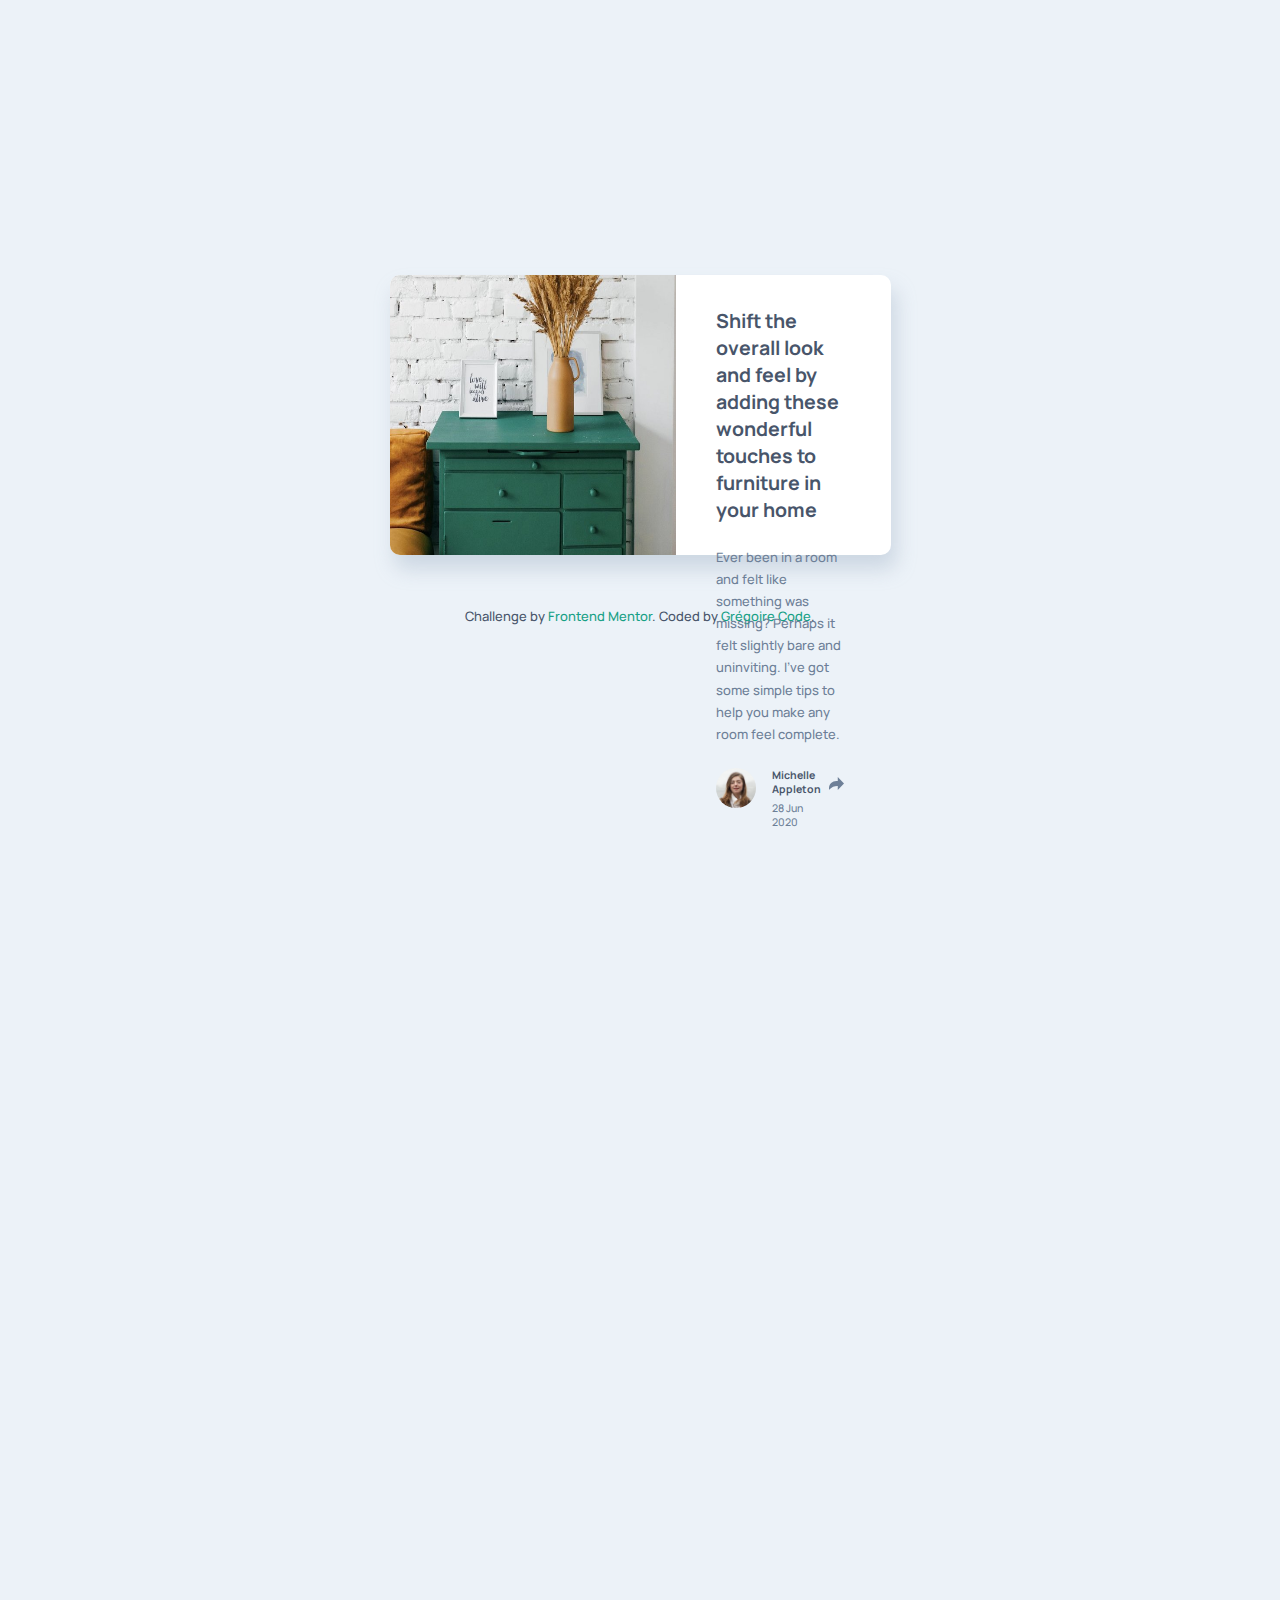
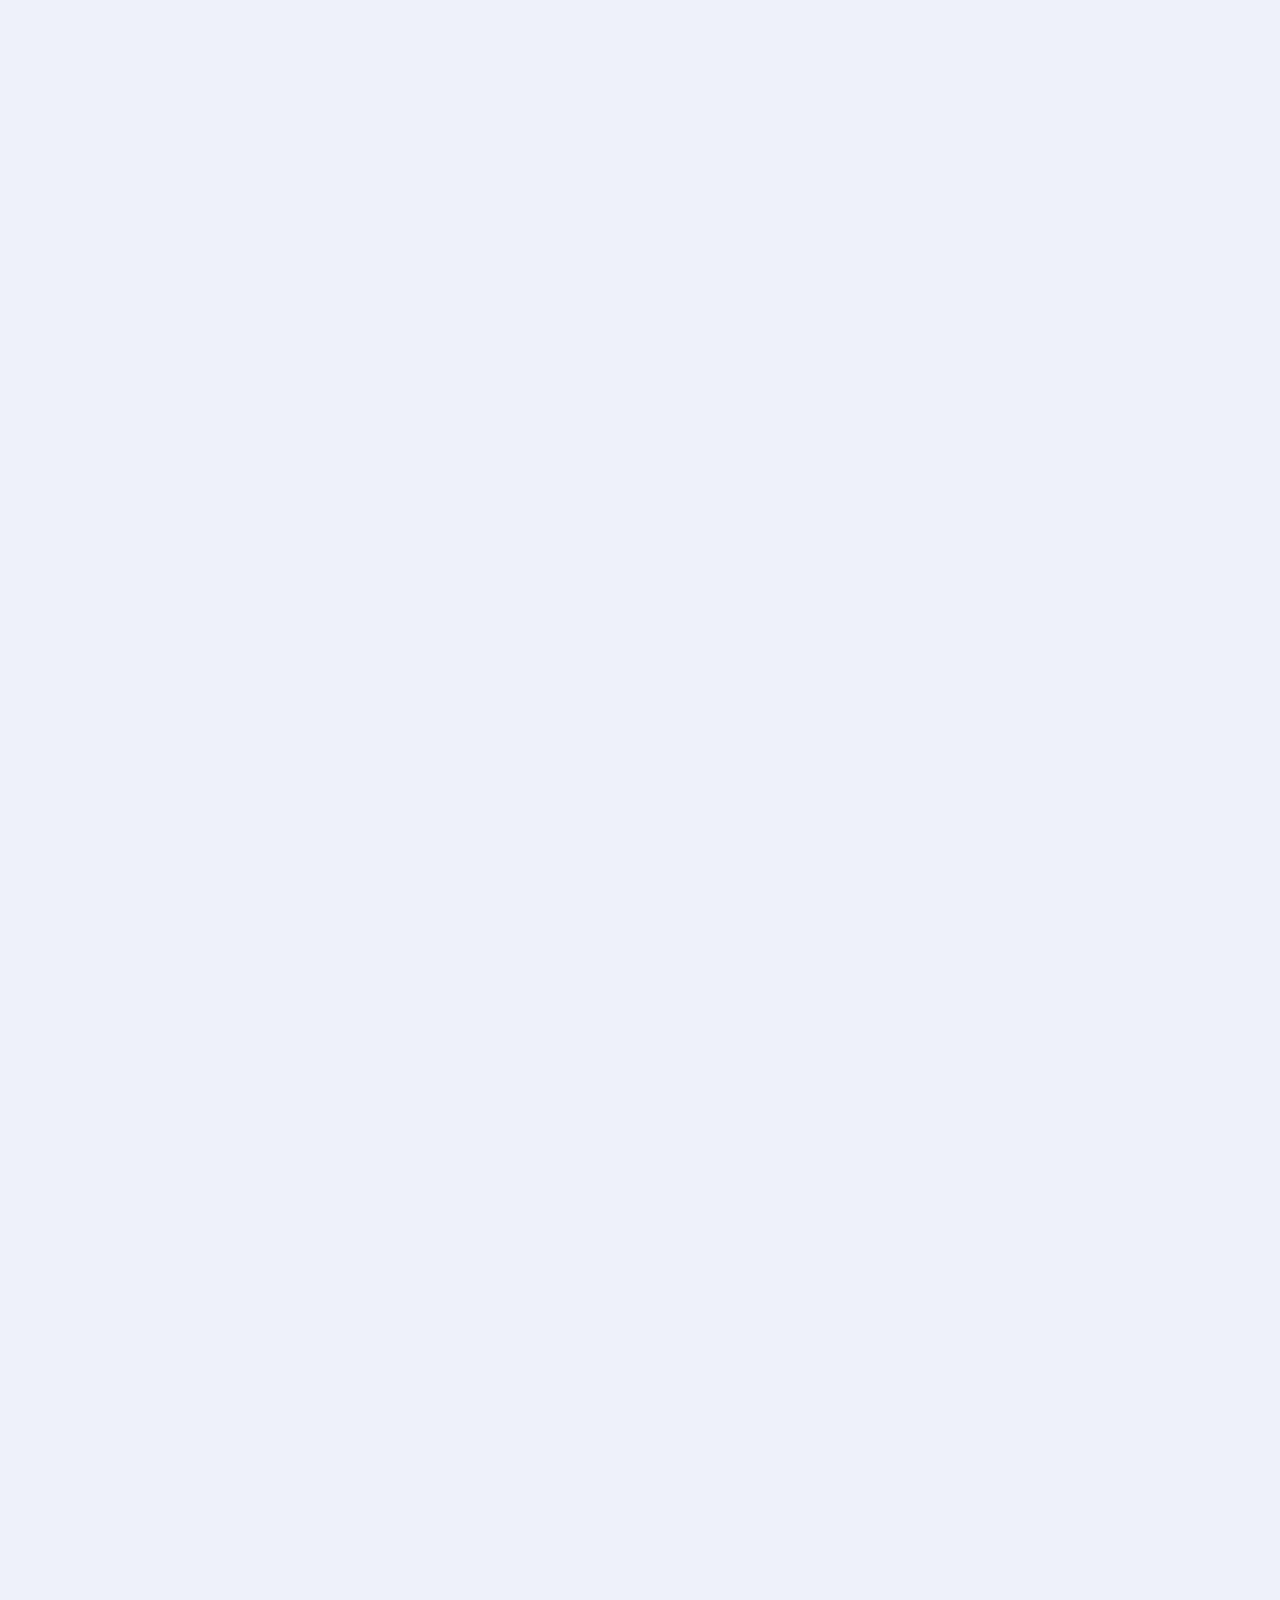
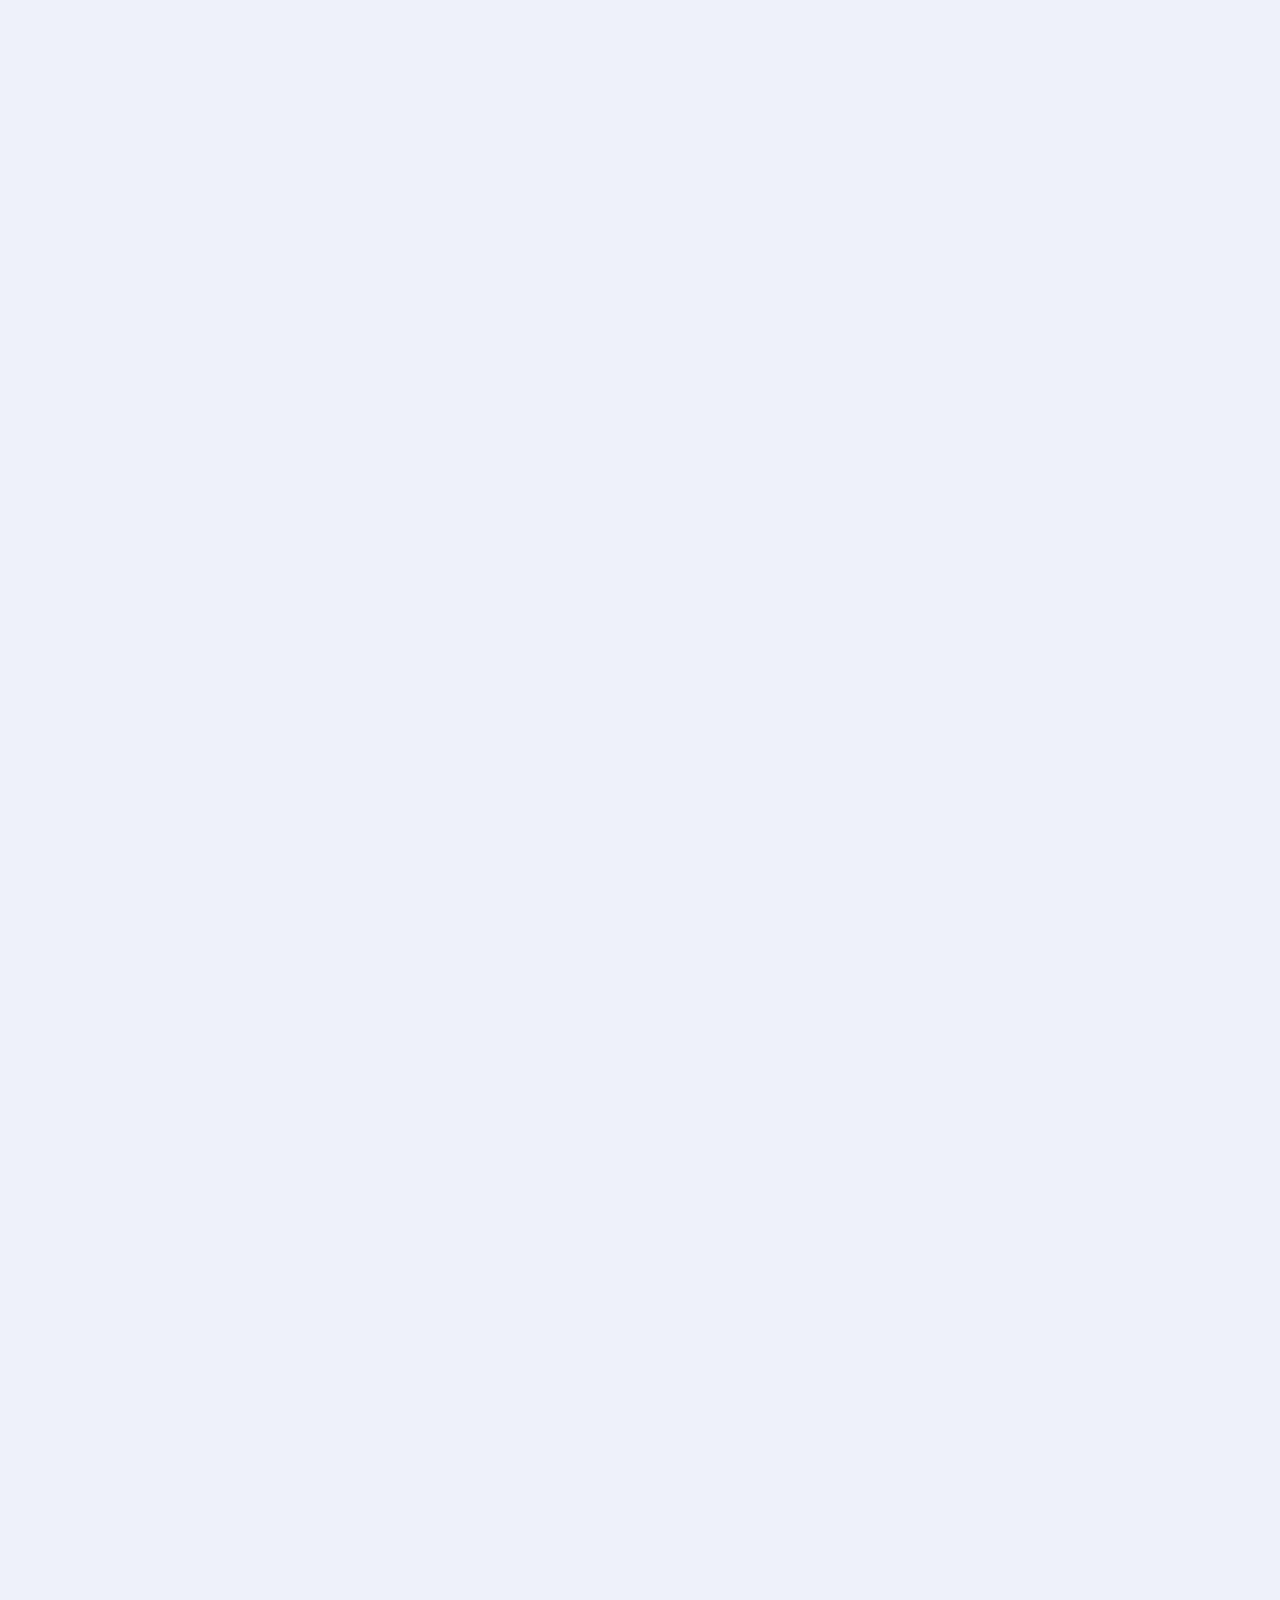
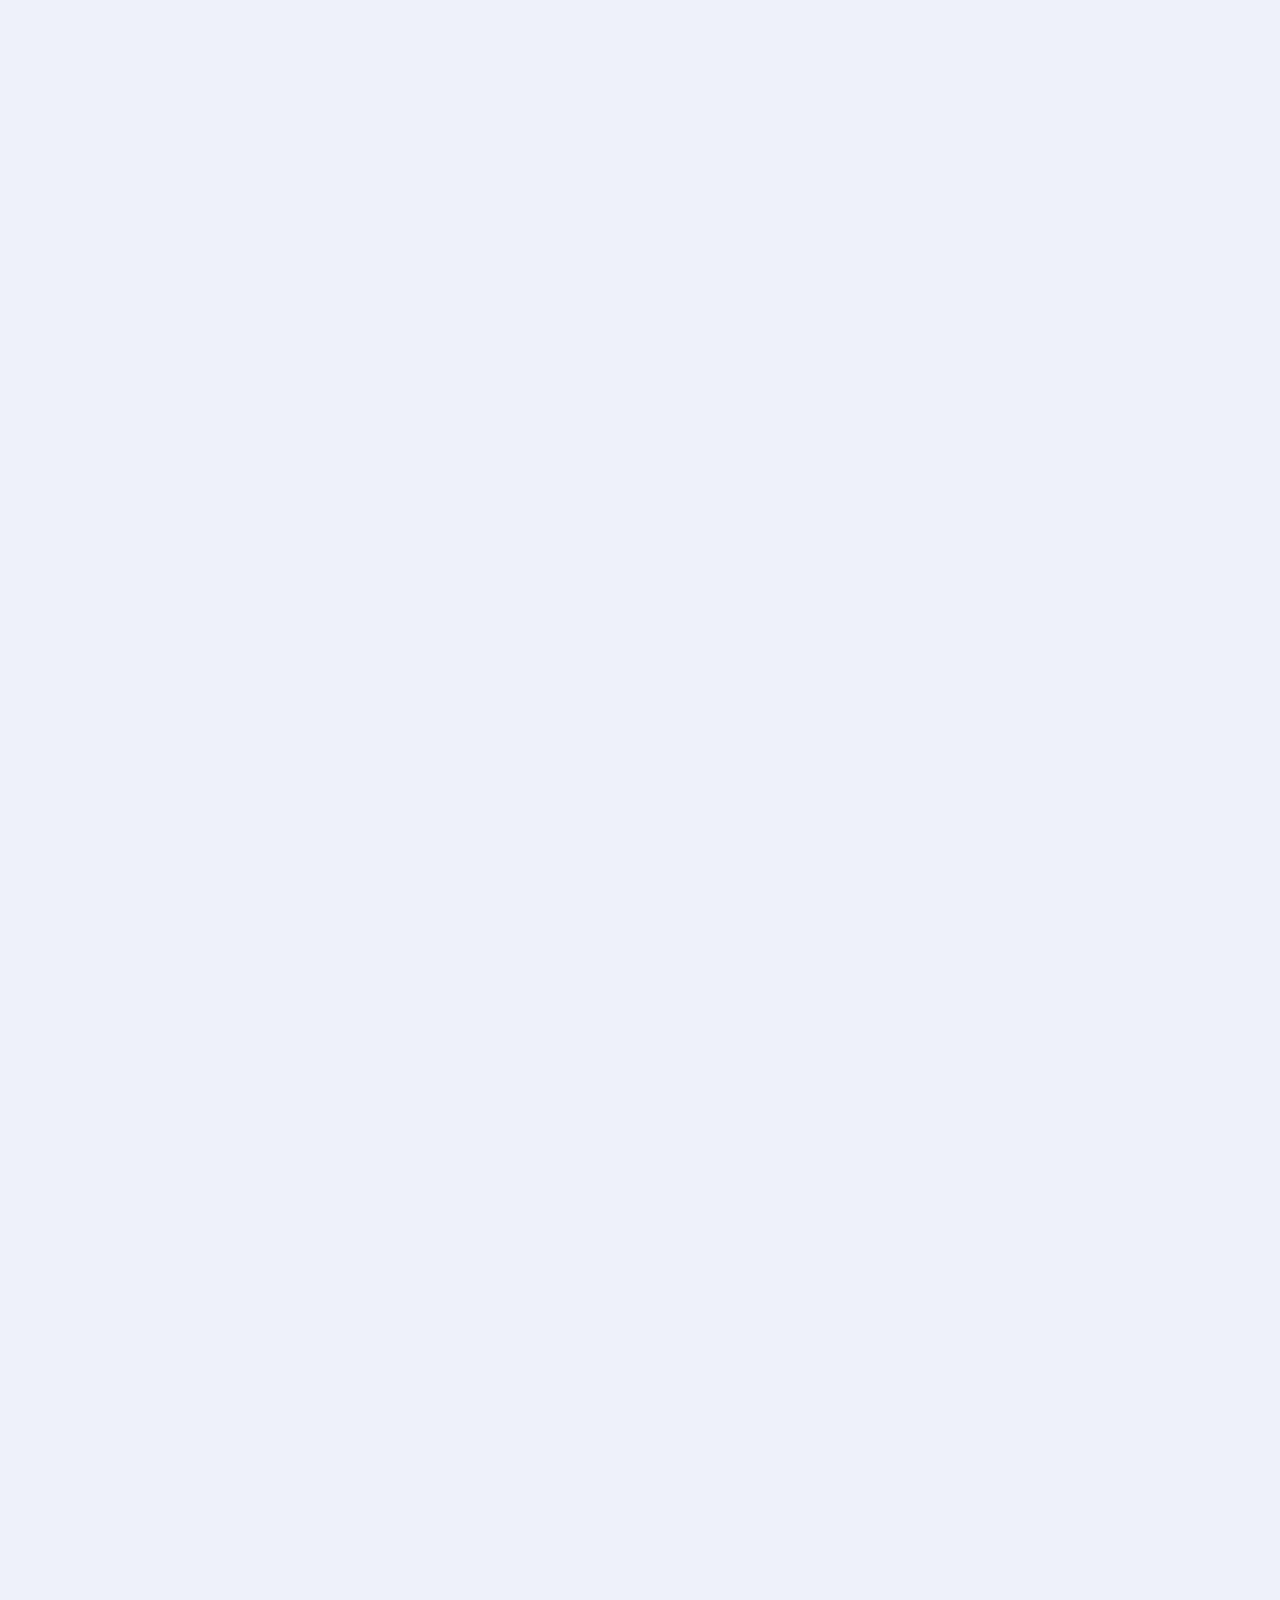
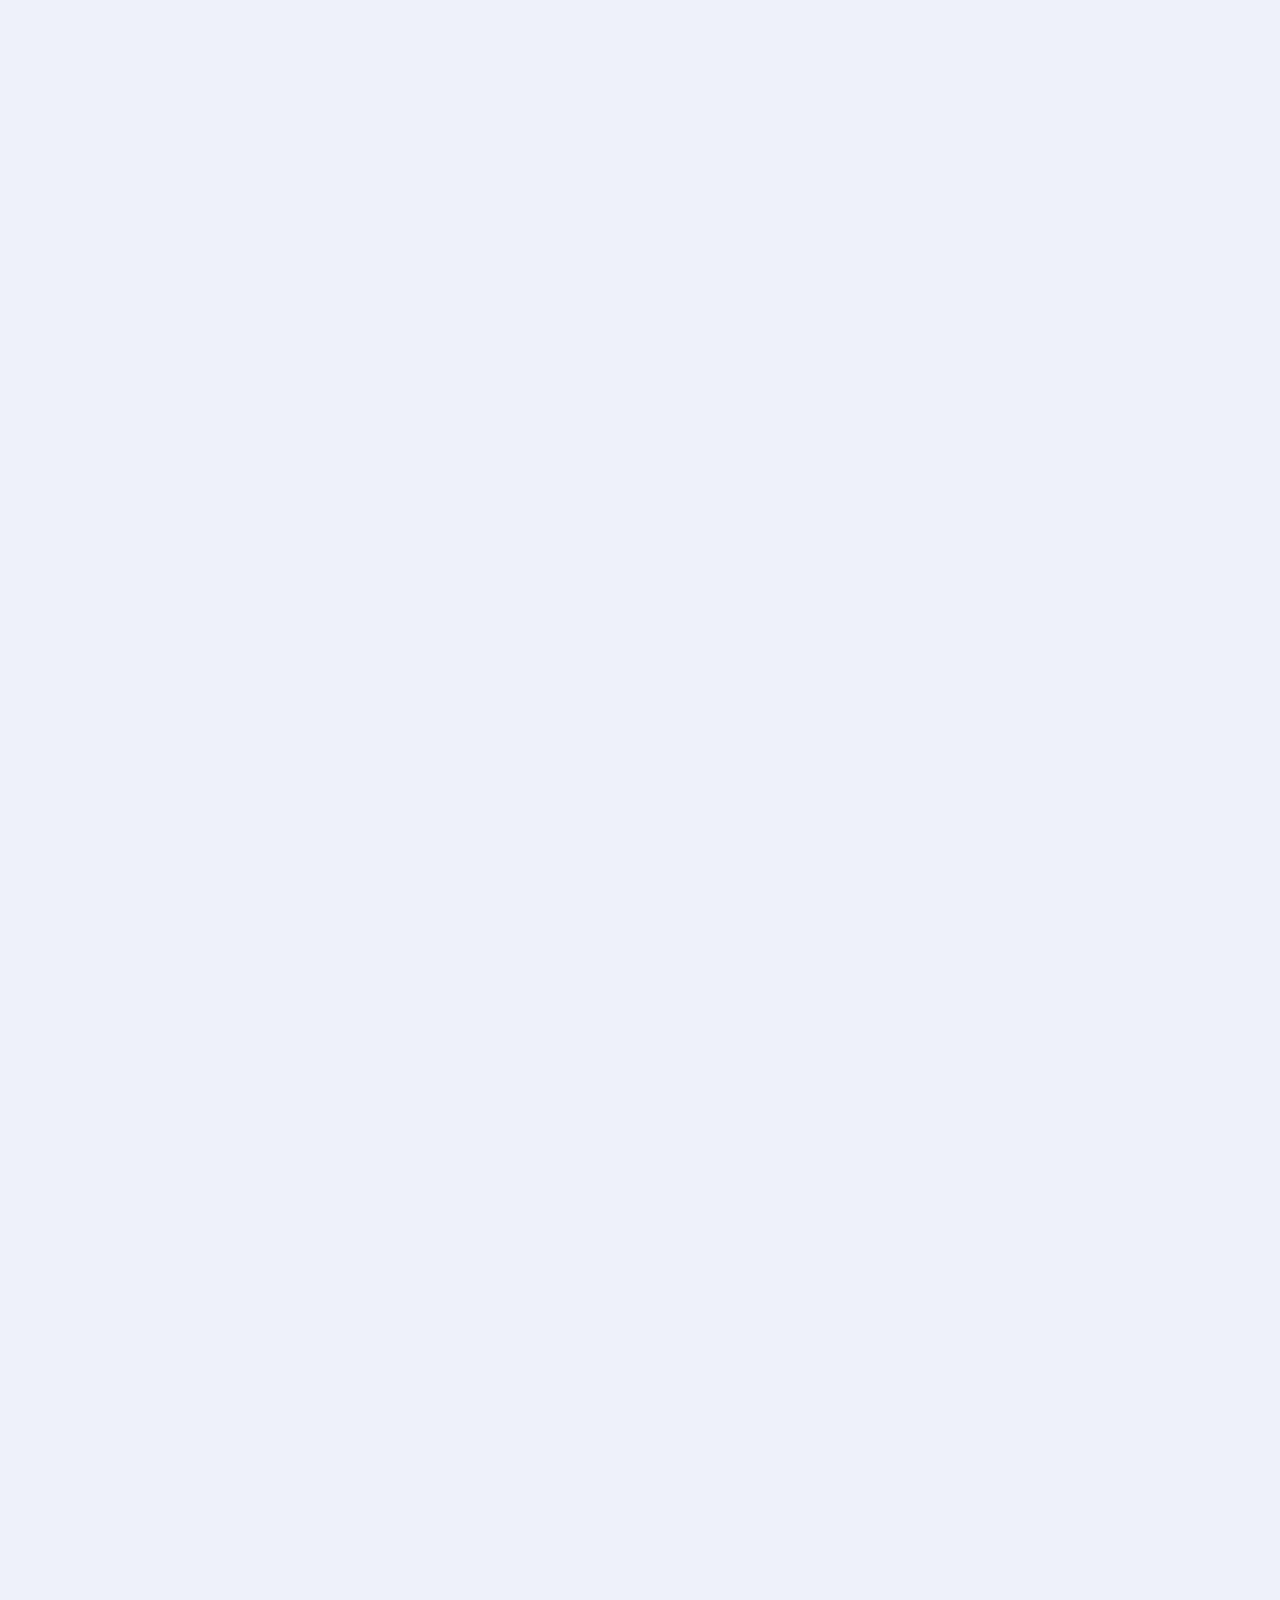
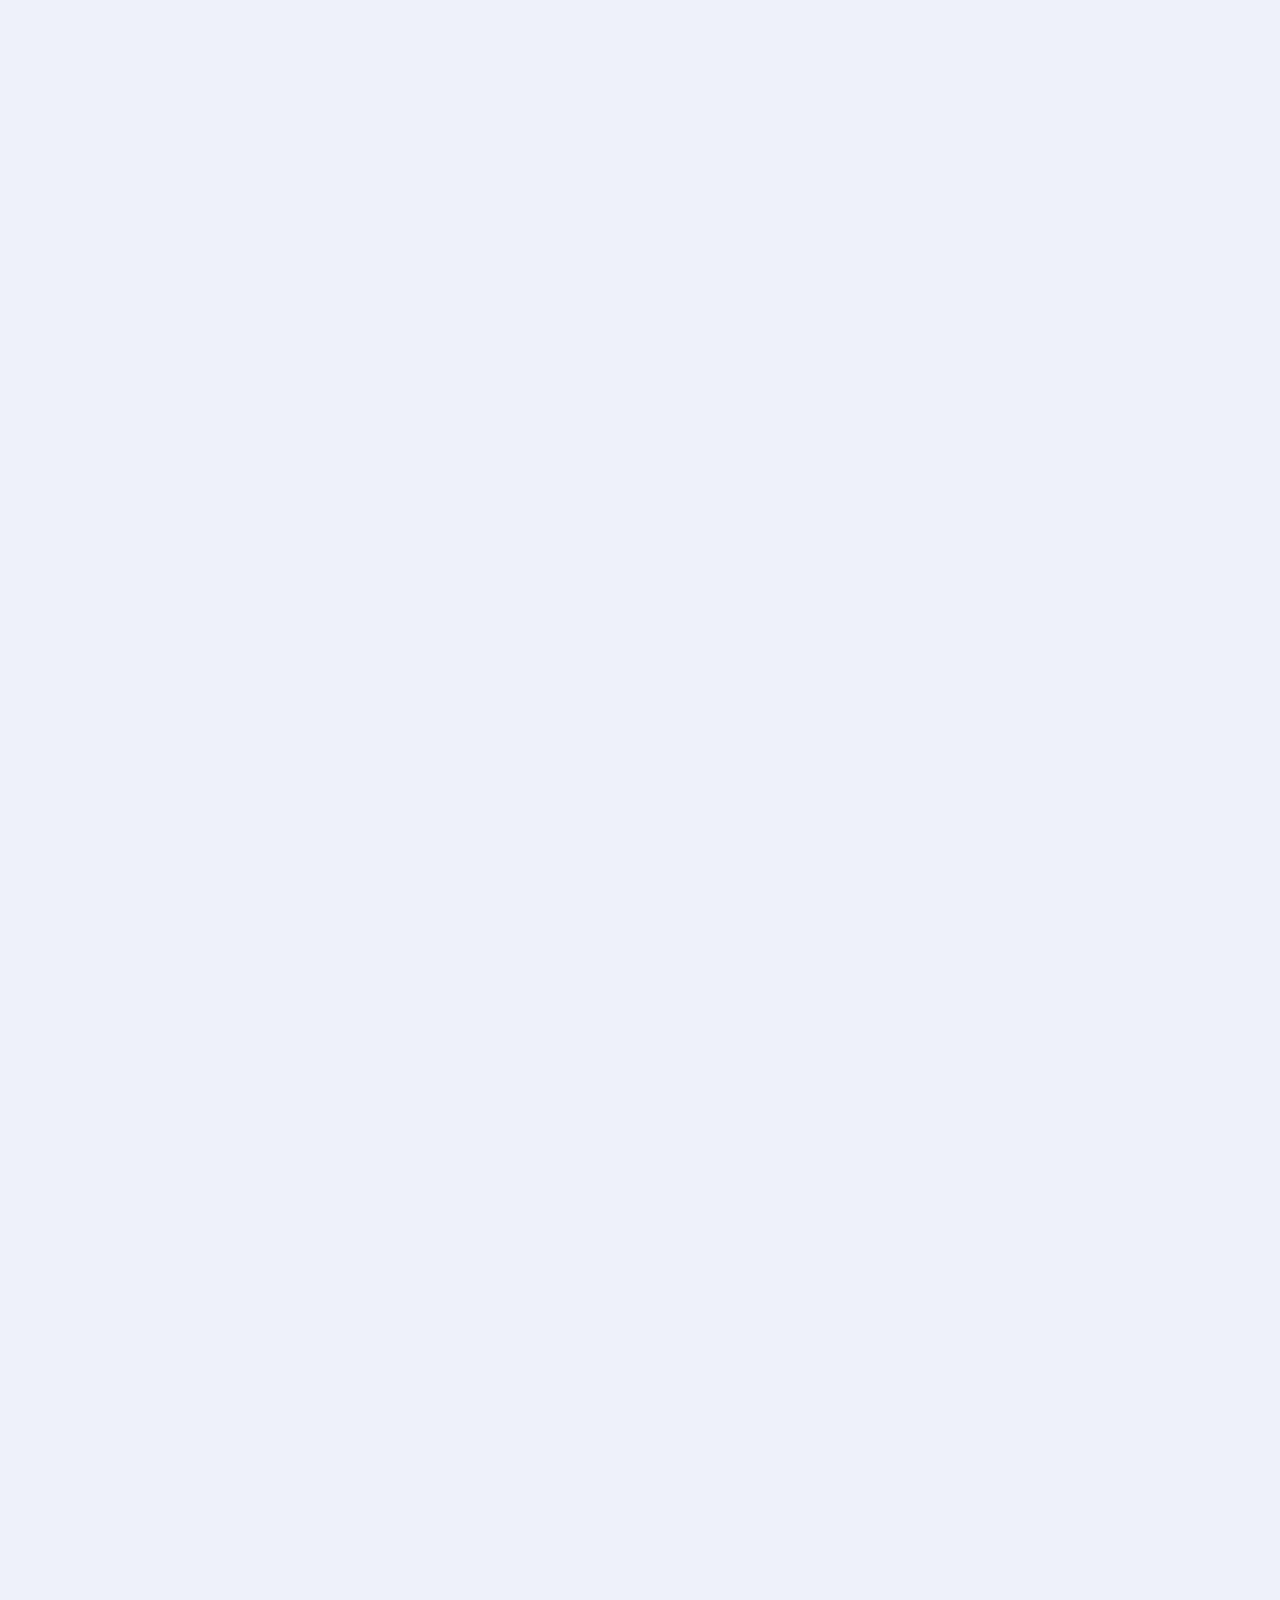
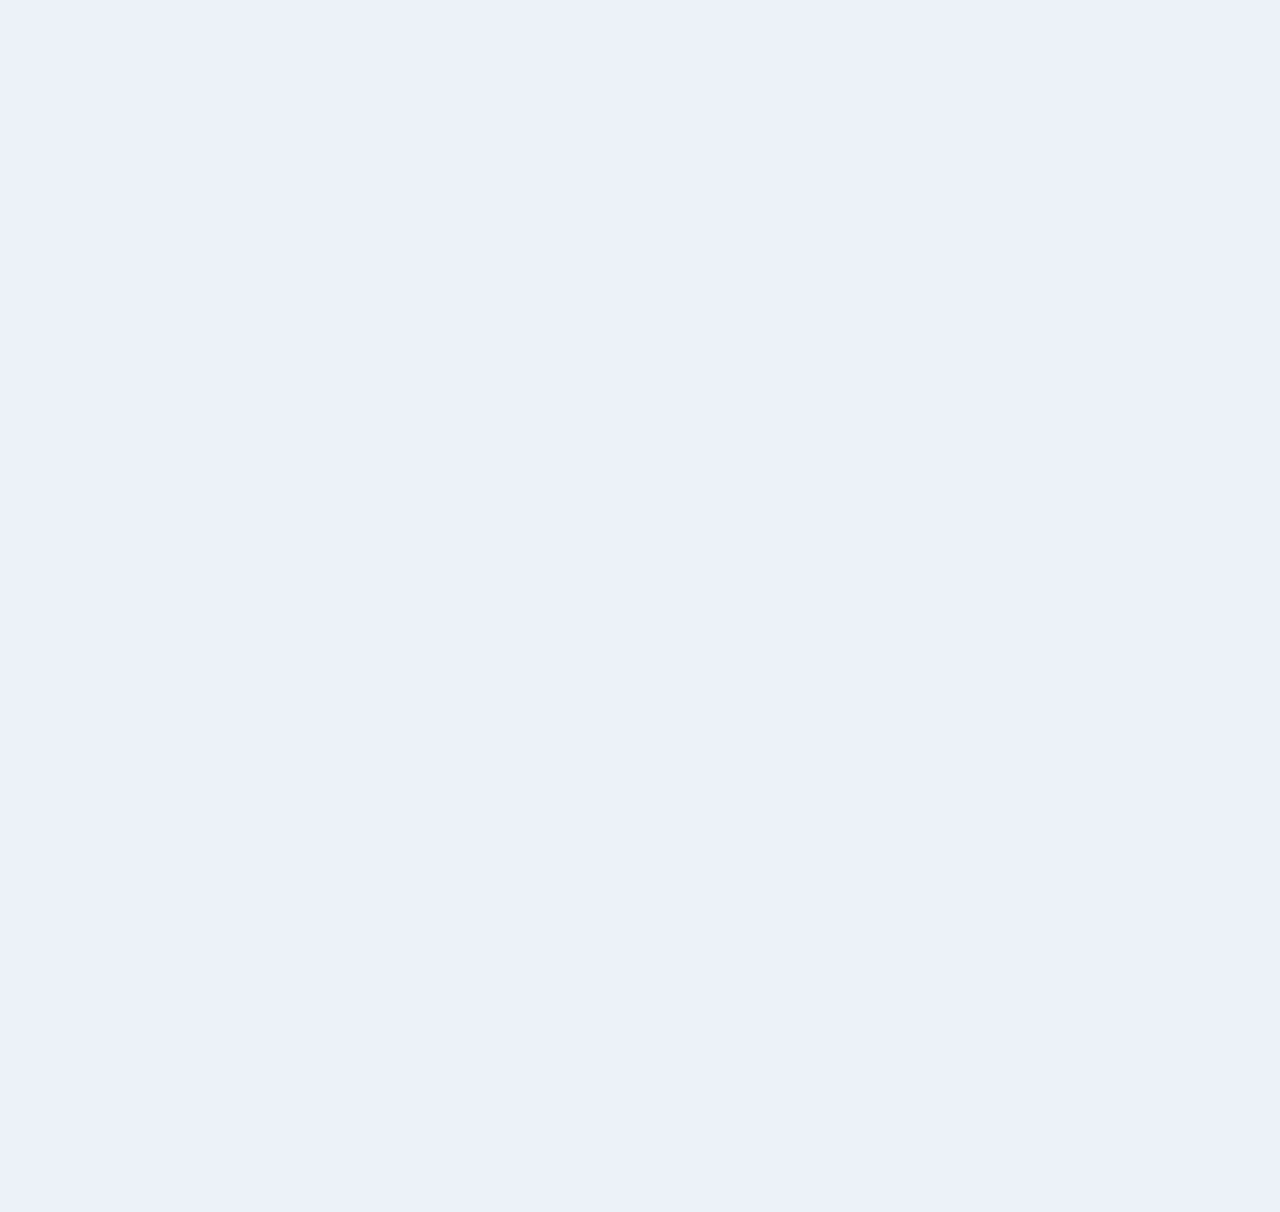
<file: article-preview-component-master/index.html>
<!DOCTYPE html>
<html lang="en">
<head>
  <meta charset="UTF-8">
  <meta name="viewport" content="width=device-width, initial-scale=1.0"> <!-- displays site properly based on user's device -->

  <link rel="icon" type="image/png" sizes="32x32" href="./assets/images/favicon-32x32.png">
  
  <title>Frontend Mentor | Article preview component</title>

  <link rel="stylesheet" href="./assets/css/app.css">

</head>
<body>
    <main class="wrapper">
        <article class="card">
            <header class="card__thumb">
                <img src="./assets/images/drawers.jpg" alt="">
            </header>
            <div class="card__content">
                <div class="card__body">
                    <h2 class="card__title">
                        Shift the overall look and feel by adding these wonderful 
                        touches to furniture in your home
                    </h2>
                    <p class="card__description">
                        Ever been in a room and felt like something was missing? Perhaps 
                        it felt slightly bare and uninviting. I’ve got some simple tips 
                        to help you make any room feel complete.
                    </p>
                </div>
                <footer class="card__footer">
                    <img src="./assets/images/avatar-michelle.jpg" alt="Michelle Appleton">
                    <div class="card__footer__author">
                        <p class="card__author">
                            Michelle Appleton
                        </p>
                        <p class="card__date">
                            28 Jun 2020
                        </p>
                    </div>
                    <div class="card__tooltip">
                        <div class="card__tooltip__button-content">
                            <div class="card__tooltip__button-share">
                                <svg xmlns="http://www.w3.org/2000/svg" width="15" height="13"><path fill="#6E8098" d="M15 6.495L8.766.014V3.88H7.441C3.33 3.88 0 7.039 0 10.936v2.049l.589-.612C2.59 10.294 5.422 9.11 8.39 9.11h.375v3.867L15 6.495z" class="svg-arrow"/></svg>

                                <!-- desktop -->
                                <div class="desktop-card__tooltip__button-content--active">
                                    <div class="button-label__share">SHARE</div>
                                    <div class="button-socmed">
                                        <a href="https://facebook.com" target="_blank">
                                            <svg xmlns="http://www.w3.org/2000/svg" width="20" height="20"><path fill="#FFF" d="M18.896 0H1.104C.494 0 0 .494 0 1.104v17.793C0 19.506.494 20 1.104 20h9.58v-7.745H8.076V9.237h2.606V7.01c0-2.583 1.578-3.99 3.883-3.99 1.104 0 2.052.082 2.329.119v2.7h-1.598c-1.254 0-1.496.597-1.496 1.47v1.928h2.989l-.39 3.018h-2.6V20h5.098c.608 0 1.102-.494 1.102-1.104V1.104C20 .494 19.506 0 18.896 0z"/></svg>
                                        </a>
                                        <a href="https://twitter.com" target="_blank">
                                            <svg xmlns="http://www.w3.org/2000/svg" width="20" height="17"><path fill="#FFF" d="M20 2.172a8.192 8.192 0 01-2.357.646 4.11 4.11 0 001.804-2.27 8.22 8.22 0 01-2.605.996A4.096 4.096 0 0013.847.248c-2.65 0-4.596 2.472-3.998 5.037A11.648 11.648 0 011.392 1a4.109 4.109 0 001.27 5.478 4.086 4.086 0 01-1.858-.513c-.045 1.9 1.318 3.679 3.291 4.075a4.113 4.113 0 01-1.853.07 4.106 4.106 0 003.833 2.849A8.25 8.25 0 010 14.658a11.616 11.616 0 006.29 1.843c7.618 0 11.922-6.434 11.663-12.205A8.354 8.354 0 0020 2.172z"/></svg>
                                        </a>
                                        <a href="https://pinterest.com" target="_blank">
                                            <svg xmlns="http://www.w3.org/2000/svg" width="20" height="20"><path fill="#FFF" d="M10 0C4.478 0 0 4.477 0 10c0 4.237 2.636 7.855 6.356 9.312-.088-.791-.167-2.005.035-2.868.182-.78 1.172-4.97 1.172-4.97s-.299-.6-.299-1.486c0-1.39.806-2.428 1.81-2.428.852 0 1.264.64 1.264 1.408 0 .858-.545 2.14-.828 3.33-.236.995.5 1.807 1.48 1.807 1.778 0 3.144-1.874 3.144-4.58 0-2.393-1.72-4.068-4.177-4.068-2.845 0-4.515 2.135-4.515 4.34 0 .859.331 1.781.745 2.281a.3.3 0 01.069.288l-.278 1.133c-.044.183-.145.223-.335.134-1.249-.581-2.03-2.407-2.03-3.874 0-3.154 2.292-6.052 6.608-6.052 3.469 0 6.165 2.473 6.165 5.776 0 3.447-2.173 6.22-5.19 6.22-1.013 0-1.965-.525-2.291-1.148l-.623 2.378c-.226.869-.835 1.958-1.244 2.621.937.29 1.931.446 2.962.446 5.522 0 10-4.477 10-10S15.522 0 10 0z"/></svg>
                                        </a>
                                    </div>
                                    <div class="desktop-card__tooltip__button-pointer"></div>
                                </div>
                            </div>
                        </div>
                    </div>
                </footer>
            </div>
        </article>
    </main>
  
    <div class="attribution">
        Challenge by <a href="https://www.frontendmentor.io?ref=challenge" target="_blank" rel="noreferrer noopener">Frontend Mentor</a>.
        Coded by<a href="https://github.com/gregoirecode/" target="_blank" rel="noreferrer noopener"> Grégoire Code</a>.
    </div>
    <script src="./assets/js/app.js"></script>
</body>
</html>
</file>
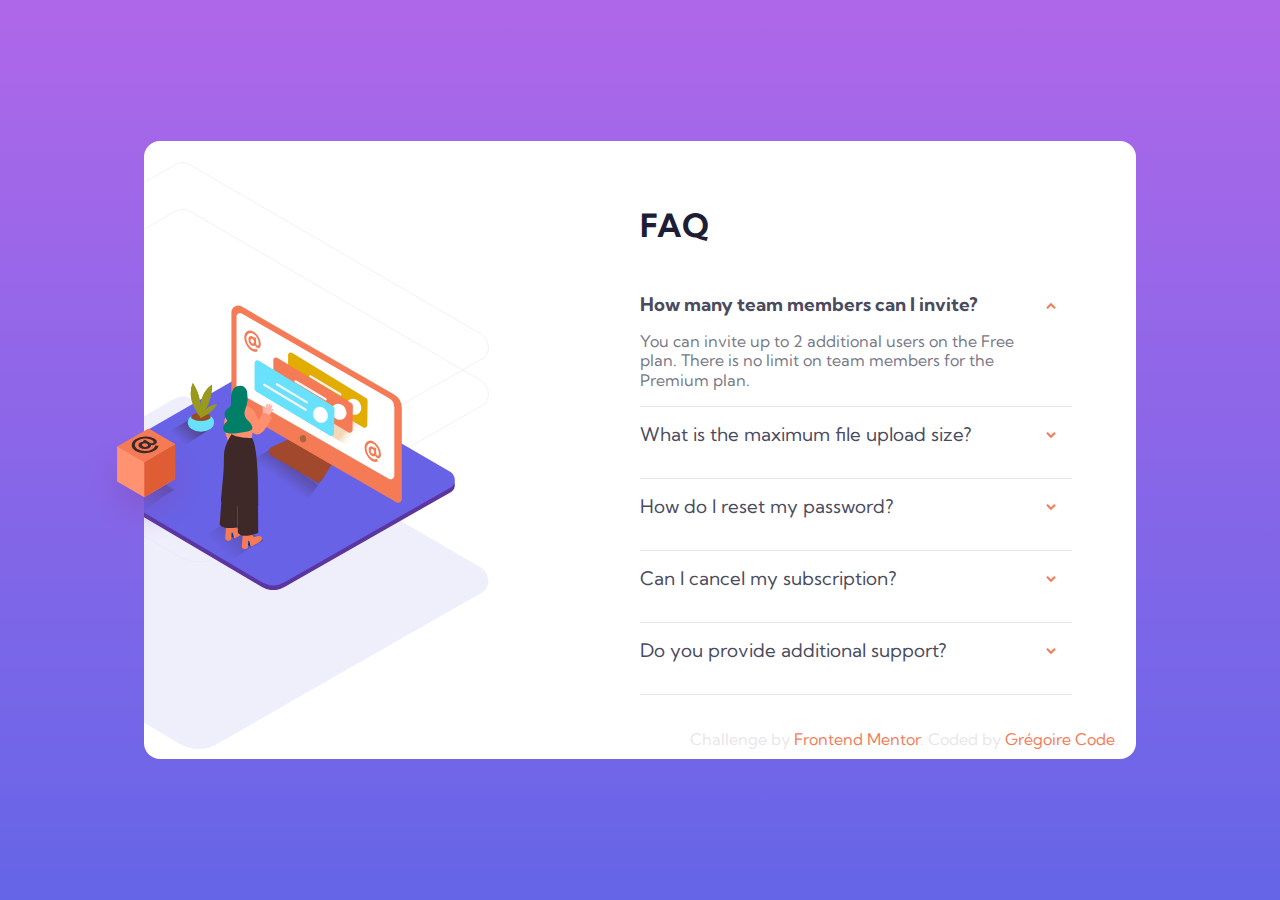
<file: FAQ accordion card/index.html>
<!DOCTYPE html>
<html lang="en">
<head>
    <meta charset="UTF-8">
    <meta name="viewport" content="width=device-width, initial-scale=1.0"> <!-- displays site properly based on user's device -->

    <link rel="icon" type="image/png" sizes="32x32" href="./images/favicon-32x32.png">
  
    <title>Frontend Mentor | FAQ Accordion Card</title>
    <link rel="stylesheet" href="./assets/css/app.css">
</head>
<body>
    <main class="wrapper">
        <div class="card">
            <div class="card__images">
                <img src="./images/illustration-box-desktop.svg" alt="box" class="card__image--box">
                <div class="card__wraper">
                    <img src="./images/illustration-woman-online-desktop.svg" alt="woman-online" class="card__image--women">
                </div>
            </div>
            <div class="card__body">
                <h2 class="card__body--header">FAQ</h2>
                <div class="accordion">
                    <div class="accordion-item active">
                        <div class="accordion-item__body">
                            <h3 class="accordion-item__body--title">How many team members can I invite?</h3>
                            <p class="accordion-item__body--description">You can invite up to 2 additional users on the Free plan. There is no limit on team members for the Premium plan.</p>
                        </div>
                        <div class="accordion-item__icon">
                            <img src="./images/icon-arrow-down.svg" alt="">
                        </div>
                    </div>
                    <div class="accordion-item">
                        <div class="accordion-item__body">
                            <h3 class="accordion-item__body--title">What is the maximum file upload size?</h3>
                            <p class="accordion-item__body--description">No more than 2GB. All files in your account must fit your allotted storage space.</p>
                        </div>
                        <div class="accordion-item__icon">
                            <img src="./images/icon-arrow-down.svg" alt="">
                        </div>
                    </div>
                    <div class="accordion-item">
                        <div class="accordion-item__body">
                            <h3 class="accordion-item__body--title">How do I reset my password?</h3>
                            <p class="accordion-item__body--description">Click “Forgot password” from the login page or “Change password” from your profile page. A reset link will be emailed to you.</p>
                        </div>
                        <div class="accordion-item__icon">
                            <img src="./images/icon-arrow-down.svg" alt="">
                        </div>
                    </div>
                    <div class="accordion-item">
                        <div class="accordion-item__body">
                            <h3 class="accordion-item__body--title">Can I cancel my subscription?</h3>
                            <p class="accordion-item__body--description">Yes! Send us a message and we’ll process your request no questions asked.</p>
                        </div>
                        <div class="accordion-item__icon">
                            <img src="./images/icon-arrow-down.svg" alt="">
                        </div>
                    </div>
                    <div class="accordion-item">
                        <div class="accordion-item__body">
                            <h3 class="accordion-item__body--title"> Do you provide additional support? </h3>
                            <p class="accordion-item__body--description">Chat and email support is available 24/7. Phone lines are open during normal business hours.</p>
                        </div>
                        <div class="accordion-item__icon">
                            <img src="./images/icon-arrow-down.svg" alt="">
                        </div>
                    </div>
                </div>
            </div>
        </div>
        <div class="attribution">
            Challenge by <a href="https://www.frontendmentor.io?ref=challenge" target="_blank">Frontend Mentor</a>. 
            Coded by <a href="https://github.com/gregoirecode/" target="_blank" rel="noopener noreferrer">Grégoire Code</a>.
        </div>
    </main>
    <script src="https://ajax.googleapis.com/ajax/libs/jquery/3.5.1/jquery.min.js"></script>
    <script src="./assets/js/app.js"></script>
</body>
</html>
</file>
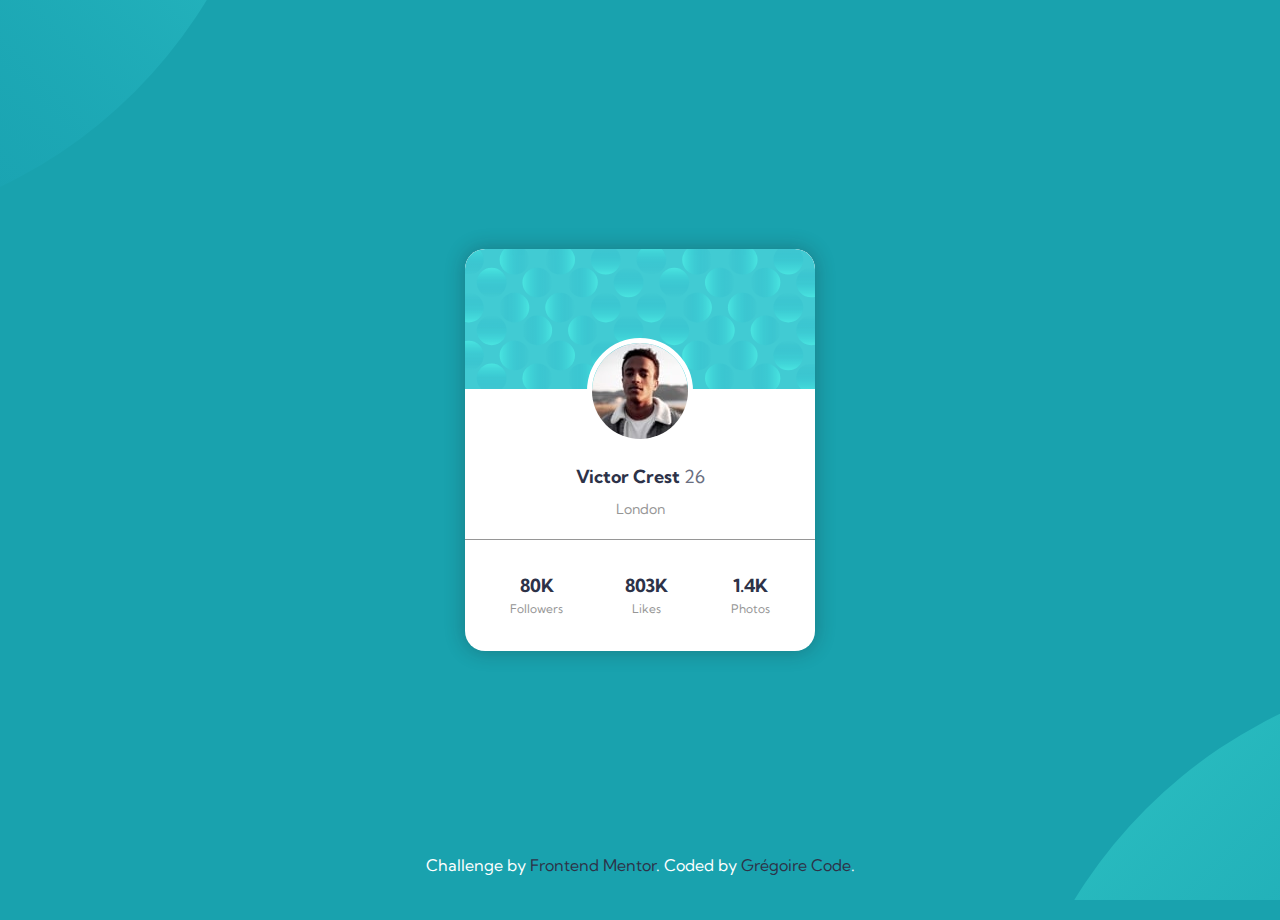
<file: profile-card-component-main/index.html>
<!DOCTYPE html>
<html lang="en">
<head>
    <meta charset="UTF-8">
    <meta name="viewport" content="width=device-width, initial-scale=1.0"> <!-- displays site properly based on user's device -->

    <link rel="icon" type="image/png" sizes="32x32" href="./images/favicon-32x32.png">
  
    <title>Frontend Mentor | Profile card component</title>

    <link rel="stylesheet" href="./assets/css/app.min.css">
</head>
<body>
    <main class="wrapper">
        <div class="card">
            <header class="card__header">
                <img src="./images/bg-pattern-card.svg" alt="header">
                <div class="card__thumb">
                    <img class="card__thumb--profile" src="./images/image-victor.jpg" alt="Image of profile" />
                </div>
            </header>
            <div class="card__body">
                <h2 class="card__name">Victor Crest <span class="card__age">26</span></h2>
                <p class="card__city">London</p>
            </div>
            <footer class="card__footer">
                <div class="card__socials">
                    <div class="card__followers">
                        <h2 class="card__socials--number">80K</h2>
                        <span class="card__socials--name">Followers</span>
                    </div>
                    <div class="card__likes">
                        <h2 class="card__socials--number">803K</h2>
                        <span class="card__socials--name">Likes</span>
                    </div>
                    <div class="card__photos">
                        <h2 class="card__socials--number">1.4K</h2>
                        <span class="card__socials--name">Photos</span>
                    </div>
                </div>
            </footer>
        </div>
    </main>
    <div class="attribution">
        Challenge by <a href="https://www.frontendmentor.io?ref=challenge" target="_blank" rel="noreferrer noopener">Frontend Mentor</a>. 
        Coded by <a href="https://github.com/gregoirecode" target="_blank" rel="noreferrer noopener">Grégoire Code</a>.
    </div>
</body>
</html>
</file>
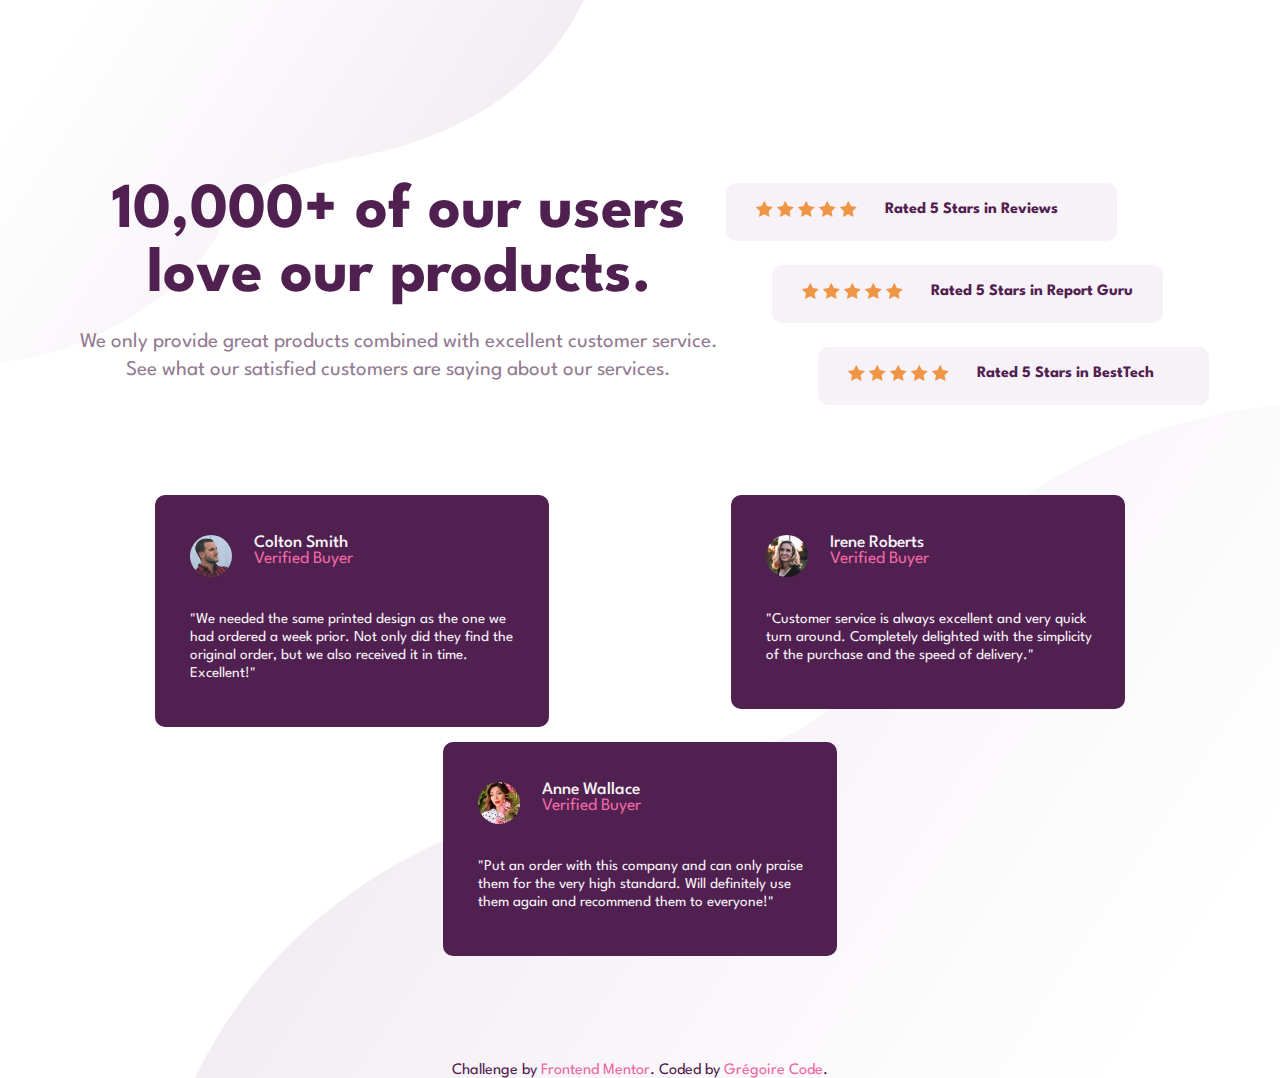
<file: social-proof-section-master/index.html>
<!DOCTYPE html>
<html lang="en">
  <head>
    <meta charset="UTF-8" />
    <meta name="viewport" content="width=device-width, initial-scale=1.0" />
    <!-- displays site properly based on user's device -->

    <link rel="icon" type="image/png" sizes="32x32" href="./assets/images/favicon-32x32.png"/>

    <title>Frontend Mentor | Social proof section</title>

    <link rel="stylesheet" href="./assets/css/app.css">
  </head>
  <body>
    <main class="wrapper">
        <div class="social">
            <div class="social__content">
                <h1 class="social__content--title">10,000+ of our users love our products.</h1>
                <p class="social__content--description">We only provide great products combined with excellent customer service.
                    See what our satisfied customers are saying about our services.</p>
            </div>
            <div class="social__ratings">
                <div class="social__ratings--reviews">
                    <div class="social__ratings--img">
                        <img src="./assets/images/icon-star.svg" alt="report rate star">
                        <img src="./assets/images/icon-star.svg" alt="report rate star">
                        <img src="./assets/images/icon-star.svg" alt="report rate star">
                        <img src="./assets/images/icon-star.svg" alt="report rate star">
                        <img src="./assets/images/icon-star.svg" alt="report rate star">
                    </div>
                    <p>Rated 5 Stars in Reviews</p>
                </div>
                <div class="social__ratings--reviews">
                    <div class="social__ratings--img">
                        <img src="./assets/images/icon-star.svg" alt="report rate star">
                        <img src="./assets/images/icon-star.svg" alt="report rate star">
                        <img src="./assets/images/icon-star.svg" alt="report rate star">
                        <img src="./assets/images/icon-star.svg" alt="report rate star">
                        <img src="./assets/images/icon-star.svg" alt="report rate star">
                    </div>
                    <p>Rated 5 Stars in Report Guru</p>
                </div>
                <div class="social__ratings--reviews">
                    <div class="social__ratings--img">
                        <img src="./assets/images/icon-star.svg" alt="report rate star">
                        <img src="./assets/images/icon-star.svg" alt="report rate star">
                        <img src="./assets/images/icon-star.svg" alt="report rate star">
                        <img src="./assets/images/icon-star.svg" alt="report rate star">
                        <img src="./assets/images/icon-star.svg" alt="report rate star">
                    </div>
                    <p>Rated 5 Stars in BestTech</p>
                </div>
            </div>
        </div>
        <div class="cards-wrapper">
            <div class="cards">
                <header class="cards__header">
                    <div class="cards__img"><img src="./assets/images/image-colton.jpg" alt="colton smith"></div>
                    <div class="cards__header-description">
                        <h3 class="cards--title">Colton Smith </h3>
                        <h3 class="cards--subtitle">Verified Buyer</h3>
                    </div>
                </header>
                <div class="cards__description">"We needed the same printed design as the one we had ordered a week prior.
                    Not only did they find the original order, but we also received it in time.
                    Excellent!"</div>
            </div>

            <div class="cards">
                <header class="cards__header">
                    <div class="cards__img"><img src="./assets/images/image-irene.jpg" alt="irene roberts"></div>
                    <div class="cards__header-description">
                        <h3 class="cards--title">Irene Roberts</h3>
                        <h3 class="cards--subtitle">Verified Buyer</h3>
                    </div>
                </header>
                <div class="cards__description">"Customer service is always excellent and very quick turn around. Completely
                    delighted with the simplicity of the purchase and the speed of delivery."</div>
            </div>

            <div class="cards">
                <header class="cards__header">
                    <div class="cards__img"><img src="./assets/images/image-anne.jpg" alt="anne wallace"></div>
                    <div class="cards__header-description">
                        <h3 class="cards--title">Anne Wallace </h3>
                        <h3 class="cards--subtitle">Verified Buyer</h3>
                    </div>
                </header>
                <div class="cards__description">"Put an order with this company and can only praise them for the very high
                    standard. Will definitely use them again and recommend them to everyone!"</div>
            </div>
        </div>
    </main>
    <div class="attribution">
        Challenge by <a href="https://www.frontendmentor.io?ref=challenge" target="_blank" rel="noreferrer noopener">Frontend Mentor</a>.
        Coded by<a href="https://github.com/gregoirecode/" target="_blank" rel="noreferrer noopener"> Grégoire Code</a>.
    </div>
  </body>
</html>
</file>
<file: article-preview-component-master/assets/css/app.css>
@import url('https://fonts.googleapis.com/css2?family=Manrope:wght@500;700&display=swap" rel="stylesheet');
*, *::after, *::before {
  margin: 0;
  padding: 0;
  -webkit-box-sizing: border-box;
          box-sizing: border-box;
}

html, body {
  display: -webkit-box;
  display: -ms-flexbox;
  display: flex;
  -webkit-box-align: center;
      -ms-flex-align: center;
          align-items: center;
  -webkit-box-orient: vertical;
  -webkit-box-direction: normal;
      -ms-flex-direction: column;
          flex-direction: column;
  -webkit-box-pack: center;
      -ms-flex-pack: center;
          justify-content: center;
  margin: 0;
  padding: 0;
  min-height: 100vh;
  width: 100vw;
  background-color: #ecf2f8;
  color: #48556a;
  font-family: "Manrope", sans-serif;
  font-size: 0.8125em;
  font-weight: 500;
}

a {
  color: inherit;
  text-decoration: none;
}

.wrapper {
  position: relative;
  margin: 0 calc((100% - 39%)/2);
  padding: 0 1rem;
  max-width: 1440px;
}

.attribution {
  margin-top: 4rem;
  font-size: 1rem;
  text-align: center;
}

.attribution a {
  color: #16a085;
  -webkit-transition-duration: .3s;
          transition-duration: .3s;
}

.attribution a:hover {
  color: #1abc9c;
}

.card {
  display: -webkit-box;
  display: -ms-flexbox;
  display: flex;
  -webkit-box-orient: horizontal;
  -webkit-box-direction: normal;
      -ms-flex-direction: row;
          flex-direction: row;
  height: 280px;
  background-color: #FFF;
  border-radius: 10px;
  -webkit-box-shadow: 5px 14px 20px 0px rgba(158, 175, 194, 0.4);
          box-shadow: 5px 14px 20px 0px rgba(158, 175, 194, 0.4);
}

.card .card__thumb img {
  height: 100%;
  width: 286px;
  border-top-left-radius: 10px;
  border-bottom-left-radius: 10px;
}

.card .card__content {
  display: -webkit-box;
  display: -ms-flexbox;
  display: flex;
  -webkit-box-orient: vertical;
  -webkit-box-direction: normal;
      -ms-flex-direction: column;
          flex-direction: column;
  padding: 32px 40px;
}

.card .card__content .card__body {
  color: #6d7f97;
}

.card .card__content .card__body .card__title {
  color: #48556a;
  font-size: 1.5rem;
  font-weight: 700;
}

.card .card__content .card__body .card__description {
  margin-top: 23px;
  font-size: 1rem;
  line-height: 1.7;
}

.card .card__content .card__footer {
  display: -webkit-box;
  display: -ms-flexbox;
  display: flex;
  -webkit-box-orient: horizontal;
  -webkit-box-direction: normal;
      -ms-flex-direction: row;
          flex-direction: row;
  -webkit-box-pack: justify;
      -ms-flex-pack: justify;
          justify-content: space-between;
  margin-top: 23px;
}

.card .card__content .card__footer img {
  height: 40px;
  width: 40px;
  border-radius: 50%;
}

.card .card__content .card__footer .card__footer__author {
  display: -webkit-box;
  display: -ms-flexbox;
  display: flex;
  -webkit-box-orient: vertical;
  -webkit-box-direction: normal;
      -ms-flex-direction: column;
          flex-direction: column;
  -webkit-box-pack: center;
      -ms-flex-pack: center;
          justify-content: center;
  -webkit-box-flex: 1;
      -ms-flex-positive: 1;
          flex-grow: 1;
  margin-left: 16px;
}

.card .card__content .card__footer .card__footer__author .card__author {
  color: #48556a;
  font-weight: 700;
}

.card .card__content .card__footer .card__footer__author .card__date {
  margin-top: 5px;
  color: #6d7f97;
}

.card .card__content .card__footer .card__tooltip .card__tooltip__button-content {
  position: relative;
  display: -webkit-box;
  display: -ms-flexbox;
  display: flex;
  -webkit-box-orient: horizontal;
  -webkit-box-direction: normal;
      -ms-flex-flow: row;
          flex-flow: row;
  -webkit-box-align: center;
      -ms-flex-align: center;
          align-items: center;
  width: 100%;
  height: 32px;
}

.card .card__content .card__footer .card__tooltip .card__tooltip__button-content--default {
  position: absolute;
  top: 0;
  left: 0;
  z-index: 4;
  display: -webkit-box;
  display: -ms-flexbox;
  display: flex;
  -webkit-box-align: center;
      -ms-flex-align: center;
          align-items: center;
  width: 100%;
  height: 32px;
  opacity: 1;
}

.card .card__content .card__footer .card__tooltip .card__tooltip__button-avatar {
  width: 32px;
  height: 32px;
  border-radius: 50%;
  margin-right: 16px;
}

.card .card__content .card__footer .card__tooltip .card__tooltip__button-label {
  display: -webkit-box;
  display: -ms-flexbox;
  display: flex;
  -webkit-box-orient: vertical;
  -webkit-box-direction: normal;
      -ms-flex-flow: column;
          flex-flow: column;
}

.card .card__content .card__footer .card__tooltip .button-label__name {
  margin: 0 0 2px 0;
  font-size: 11px;
  color: #48556A;
  font-weight: 700;
}

.card .card__content .card__footer .card__tooltip .button-label__date {
  margin: 0;
  font-size: 11px;
  color: #9EAFC2;
  font-weight: 500;
}

.card .card__content .card__footer .card__tooltip .card__tooltip__button-content--active {
  display: -webkit-box;
  display: -ms-flexbox;
  display: flex;
  position: absolute;
  left: 0;
  top: 0;
  z-index: 3;
  -webkit-box-align: center;
      -ms-flex-align: center;
          align-items: center;
  opacity: 0;
  width: 100%;
  height: 32px;
  -webkit-transition: opacity 1500ms;
  transition: opacity 1500ms;
}

.card .card__content .card__footer .card__tooltip .button-label__share {
  display: -webkit-box;
  display: -ms-flexbox;
  display: flex;
  -webkit-box-align: center;
      -ms-flex-align: center;
          align-items: center;
  font-size: 11px;
  color: #ECF2F8;
  font-weight: 200;
  letter-spacing: 6px;
  margin-right: 8px;
}

@media (min-width: 768px) {
  .card .card__content .card__footer .card__tooltip .button-label__share {
    margin-right: 16px;
    font-size: 12px;
  }
}

.card .card__content .card__footer .card__tooltip .button-socmed {
  display: -webkit-box;
  display: -ms-flexbox;
  display: flex;
  width: 80px;
  -webkit-box-pack: justify;
      -ms-flex-pack: justify;
          justify-content: space-between;
  -webkit-box-align: center;
      -ms-flex-align: center;
          align-items: center;
  -webkit-transform: scale(1);
          transform: scale(1);
  -webkit-transition: -webkit-transform 100ms;
  transition: -webkit-transform 100ms;
  transition: transform 100ms;
  transition: transform 100ms, -webkit-transform 100ms;
}

.card .card__content .card__footer .card__tooltip .button-socmed a {
  display: -webkit-box;
  display: -ms-flexbox;
  display: flex;
  -webkit-box-pack: center;
      -ms-flex-pack: center;
          justify-content: center;
  -webkit-box-align: center;
      -ms-flex-align: center;
          align-items: center;
  width: 20px;
  height: 20px;
}

.card .card__content .card__footer .card__tooltip .button-socmed a > svg {
  -webkit-transform: scale(1);
          transform: scale(1);
  -webkit-transition: -webkit-transform 200ms;
  transition: -webkit-transform 200ms;
  transition: transform 200ms;
  transition: transform 200ms, -webkit-transform 200ms;
}

.card .card__content .card__footer .card__tooltip .button-socmed a > svg:hover {
  -webkit-transform: scale(1.3);
          transform: scale(1.3);
}

.card .card__content .card__footer .card__tooltip .button-socmed a > svg:active {
  -webkit-transform: scale(1);
          transform: scale(1);
}

@media (min-width: 768px) {
  .card .card__content .card__footer .card__tooltip .button-socmed {
    width: 88px;
  }
}

.card .card__content .card__footer .card__tooltip .card__tooltip__button-share {
  display: -webkit-box;
  display: -ms-flexbox;
  display: flex;
  -webkit-box-pack: center;
      -ms-flex-pack: center;
          justify-content: center;
  -webkit-box-align: center;
      -ms-flex-align: center;
          align-items: center;
  margin-left: auto;
  width: 30px;
  min-width: 30px;
  height: 30px;
  border-radius: 50%;
  background-color: #ECF2F8;
  position: relative;
  z-index: 6;
  -webkit-transform: rotate(0), scale(1);
          transform: rotate(0), scale(1);
  -webkit-transition: background-color 400ms, -webkit-transform 800ms;
  transition: background-color 400ms, -webkit-transform 800ms;
  transition: transform 800ms, background-color 400ms;
  transition: transform 800ms, background-color 400ms, -webkit-transform 800ms;
}

.card .card__content .card__footer .card__tooltip .card__tooltip__button-share:hover {
  cursor: pointer;
}

.card .card__content .card__footer .card__tooltip .card__tooltip__button-share:active {
  outline: none;
  -webkit-transform: scale(1);
          transform: scale(1);
}

.card .card__content .card__footer .card__tooltip .card__tooltip__button-share > svg {
  margin-bottom: 1px;
  margin-left: 1px;
}

@media (min-width: 768px) {
  .card .card__content .card__footer .card__tooltip .card__tooltip__button-share {
    -webkit-transition: background-color 150ms, -webkit-transform 400ms;
    transition: background-color 150ms, -webkit-transform 400ms;
    transition: background-color 150ms, transform 400ms;
    transition: background-color 150ms, transform 400ms, -webkit-transform 400ms;
  }
}

.card .card__content .card__footer .card__tooltip .svg-arrow {
  -webkit-transition: fill 1600ms;
  transition: fill 1600ms;
}

@media (min-width: 768px) {
  .card .card__content .card__footer .card__tooltip .svg-arrow {
    -webkit-transition: fill 100ms;
    transition: fill 100ms;
  }
}

.card .card__content .card__footer .card__tooltip .card__tooltip__button--background {
  position: absolute;
  bottom: 0;
  left: 0;
  width: 0;
  z-index: 0;
  height: 64px;
  display: -webkit-box;
  display: -ms-flexbox;
  display: flex;
  -webkit-box-orient: horizontal;
  -webkit-box-direction: normal;
      -ms-flex-flow: row;
          flex-flow: row;
  background-color: #222;
  -webkit-transition: width 400ms 200ms;
  transition: width 400ms 200ms;
  border-radius: 0 0 8px 8px;
}

.card .card__content .card__footer .card__tooltip .desktop-card__tooltip__button-content--active {
  display: none;
}

@media (min-width: 768px) {
  .card .card__content .card__footer .card__tooltip .desktop-card__tooltip__button-content--active {
    cursor: default;
    position: absolute;
    display: -webkit-box;
    display: -ms-flexbox;
    display: flex;
    -webkit-box-pack: center;
        -ms-flex-pack: center;
            justify-content: center;
    -webkit-box-align: center;
        -ms-flex-align: center;
            align-items: center;
    width: 244px;
    height: 52px;
    background-color: #48556A;
    border-radius: 8px;
    -webkit-box-shadow: 0px 8px 16px 8px rgba(72, 85, 106, 0.15);
            box-shadow: 0px 8px 16px 8px rgba(72, 85, 106, 0.15);
    bottom: -9999px;
    opacity: 0;
    -webkit-transition: opacity 150ms;
    transition: opacity 150ms;
  }
}

.card .card__content .card__footer .card__tooltip .desktop-card__tooltip__button-pointer {
  position: absolute;
  width: 20px;
  height: 20px;
  bottom: -10px;
  background-color: #48556A;
  -webkit-transform: rotate(45deg);
          transform: rotate(45deg);
  z-index: -1;
}
</file>
<file: FAQ accordion card/assets/css/app.css>
@import url("https://fonts.googleapis.com/css2?family=Kumbh+Sans:wght@400;700&display=swap");
*, *::after, *::before {
  margin: 0;
  padding: 0;
  -webkit-box-sizing: border-box;
          box-sizing: border-box;
  list-style: none;
  text-decoration: none;
}

html, body {
  display: -webkit-box;
  display: -ms-flexbox;
  display: flex;
  -webkit-box-align: center;
      -ms-flex-align: center;
          align-items: center;
  -webkit-box-pack: center;
      -ms-flex-pack: center;
          justify-content: center;
  margin: 0;
  padding: 0;
  min-height: 100vh;
  width: 100vw;
  background: -webkit-gradient(linear, left bottom, left top, from(#6565e7), to(#af67e9));
  background: linear-gradient(0deg, #6565e7, #af67e9);
  color: #1d1e35;
  font-family: "Kumbh Sans", sans-serif;
  font-size: 1em;
  font-weight: 400;
  overflow-x: hidden;
}

.wrapper {
  position: relative;
  margin: 0 auto;
  padding: 0 1rem;
  width: 90%;
  max-width: 1024px;
}

.attribution {
  position: absolute;
  right: 33px;
  bottom: 10px;
  color: #e7e7e9;
}

.attribution a {
  color: #f47c57;
}

.card {
  position: relative;
  display: -webkit-box;
  display: -ms-flexbox;
  display: flex;
  -webkit-box-align: center;
      -ms-flex-align: center;
          align-items: center;
  background-color: #fff;
  background-image: url(../../images/bg-pattern-desktop.svg);
  background-position: -65% 67%;
  background-repeat: no-repeat;
  background-size: 600px, 48px;
  border-radius: 1rem;
}

.card > * {
  -webkit-box-flex: 1;
      -ms-flex: 1;
          flex: 1;
  grid-gap: 1rem;
}

.card__images {
  position: relative;
}

.card__wraper {
  overflow: hidden;
}

.card__image--women {
  margin-left: -4rem;
  max-height: 285px;
}

.card__image--box {
  position: absolute;
  height: 120px;
  top: 42%;
  left: -14%;
}

.card__body {
  padding: 4rem;
}

.card__body--header {
  padding-bottom: 2rem;
  font-size: 2rem;
}

.accordion-item {
  display: -webkit-box;
  display: -ms-flexbox;
  display: flex;
  -webkit-box-pack: justify;
      -ms-flex-pack: justify;
          justify-content: space-between;
  padding: 1rem 0;
  border-bottom: 1px solid #e7e7e9;
}

.accordion-item .accordion-item__icon {
  padding: 0 1rem;
}

.accordion-item .accordion-item__icon img {
  cursor: pointer;
}

.accordion-item .accordion-item__body--title {
  color: #4a4b5e;
  font-weight: 400;
  -webkit-transition: font-weight .4s;
  transition: font-weight .4s;
  cursor: pointer;
}

.accordion-item .accordion-item__body--description {
  padding-top: 1rem;
  height: 0;
  color: #787887;
  font-weight: 400;
  line-height: 1.2rem;
  visibility: hidden;
  opacity: 0;
  overflow: hidden;
  -webkit-transition: visibility .4s, opacity .4s ease-out;
  transition: visibility .4s, opacity .4s ease-out;
}

.accordion-item.active .accordion-item__body--title {
  font-weight: 700;
}

.accordion-item.active .accordion-item__body--description {
  height: auto;
  visibility: visible;
  opacity: 1;
}

.accordion-item.active .accordion-item__icon > img {
  -webkit-transform: rotate(180deg);
          transform: rotate(180deg);
  -webkit-transition-duration: .4s;
          transition-duration: .4s;
}

@media screen and (max-width: 980px) {
  .wrapper {
    padding: 2rem 0;
  }
  .card {
    -webkit-box-orient: vertical;
    -webkit-box-direction: normal;
        -ms-flex-direction: column;
            flex-direction: column;
    margin-top: 10rem;
    background-image: url(../../images/bg-pattern-mobile.svg);
    background-position: 50% -5%;
    background-repeat: no-repeat;
    background-size: 250px;
  }
  .card__body {
    margin-top: 4rem;
    padding: 2rem;
    width: 100%;
  }
  .card__wraper {
    overflow: inherit;
  }
  .card__image--box {
    height: 80px;
    top: -40px;
    left: -15px;
  }
  .card__image--women {
    margin: -7rem auto 0 auto;
    max-width: 225px;
  }
  .card__body--header {
    text-align: center;
  }
  .attribution {
    right: 0;
    bottom: 3px;
    font-size: .775em;
  }
}
</file>
<file: social-proof-section-master/assets/css/app.css>
@import url("https://fonts.googleapis.com/css2?family=Spartan:wght@400;500;700&display=swap");
*, *::before, *::after {
  margin: 0;
  padding: 0;
  -webkit-box-sizing: border-box;
          box-sizing: border-box;
  text-decoration: none;
}

html, body {
  display: -webkit-box;
  display: -ms-flexbox;
  display: flex;
  -webkit-box-orient: vertical;
  -webkit-box-direction: normal;
      -ms-flex-direction: column;
          flex-direction: column;
  -webkit-box-pack: center;
      -ms-flex-pack: center;
          justify-content: center;
  margin: 0;
  padding: 0;
  min-height: 100vh;
  width: 100vw;
  background: url("../images/bg-pattern-top-desktop.svg") left top no-repeat, url("../images/bg-pattern-bottom-desktop.svg") right bottom no-repeat;
  color: #502050;
  font-family: "Spartan", sans-serif;
  font-size: 1em;
  font-weight: 400;
  overflow-x: hidden;
}

.wrapper {
  position: relative;
  margin: 0 auto;
  padding: 0 1rem;
  width: 90%;
  max-width: 1440px;
}

.attribution {
  font-size: 1em;
  text-align: center;
}

.attribution a {
  color: #ee68a4;
  -webkit-transition-duration: .3s;
          transition-duration: .3s;
}

.attribution a:hover {
  color: #502050;
}

.social {
  display: -webkit-box;
  display: -ms-flexbox;
  display: flex;
  -webkit-box-pack: justify;
      -ms-flex-pack: justify;
          justify-content: space-between;
  -webkit-box-align: center;
      -ms-flex-align: center;
          align-items: center;
  -webkit-box-orient: horizontal;
  -webkit-box-direction: normal;
      -ms-flex-direction: row;
          flex-direction: row;
  -ms-flex-wrap: wrap;
      flex-wrap: wrap;
  margin-top: 127px;
}

.social .social__content {
  max-width: 654px;
}

.social .social__content .social__content--title {
  font-size: 4em;
  line-height: 1;
}

.social .social__content .social__content--description {
  margin-top: 1em;
  color: #937b92;
  font-size: 1.3125em;
  line-height: 1.3;
}

.social .social__ratings {
  display: -webkit-box;
  display: -ms-flexbox;
  display: flex;
  -webkit-box-orient: vertical;
  -webkit-box-direction: normal;
      -ms-flex-direction: column;
          flex-direction: column;
}

.social .social__ratings .social__ratings--reviews {
  display: -webkit-box;
  display: -ms-flexbox;
  display: flex;
  margin-top: 1.5em;
  padding: 18px 30px;
  font-weight: 700;
  line-height: 18px;
  background-color: #f7f2f7;
  border-radius: 10px;
}

.social .social__ratings .social__ratings--reviews p {
  margin-left: 1.75em;
}

.social .social__ratings .social__ratings--reviews:nth-child(1) {
  margin: 1.5em 92px 0 0;
}

.social .social__ratings .social__ratings--reviews:nth-child(2) {
  margin: 1.5em 46px 0 46px;
}

.social .social__ratings .social__ratings--reviews:nth-child(3) {
  margin: 1.5em 0 0 92px;
}

.cards-wrapper {
  display: -webkit-box;
  display: -ms-flexbox;
  display: flex;
  -webkit-box-orient: horizontal;
  -webkit-box-direction: normal;
      -ms-flex-direction: row;
          flex-direction: row;
  -ms-flex-wrap: wrap;
      flex-wrap: wrap;
  -webkit-box-pack: justify;
      -ms-flex-pack: justify;
          justify-content: space-between;
  margin: 75px 0 75px 0;
}

.cards-wrapper .cards {
  padding: 40px 32px 45px 35px;
  height: 100%;
  width: 394px;
  background-color: #502050;
  font-size: 15px;
  border-radius: 10px;
}

.cards-wrapper .cards:nth-child(1) {
  margin-top: 1em;
}

.cards-wrapper .cards:nth-child(2) {
  margin-top: 2.5em;
}

.cards-wrapper .cards:nth-child(3) {
  margin-top: 4em;
}

.cards-wrapper .cards .cards__header {
  display: -webkit-box;
  display: -ms-flexbox;
  display: flex;
  -webkit-box-orient: horizontal;
  -webkit-box-direction: normal;
      -ms-flex-direction: row;
          flex-direction: row;
}

.cards-wrapper .cards .cards__header .cards__img {
  margin-right: 22px;
}

.cards-wrapper .cards .cards__header .cards__img img {
  height: 42px;
  width: 42px;
  border-radius: 50%;
}

.cards-wrapper .cards .cards__header .cards__header-description {
  display: -webkit-box;
  display: -ms-flexbox;
  display: flex;
  -webkit-box-orient: vertical;
  -webkit-box-direction: normal;
      -ms-flex-direction: column;
          flex-direction: column;
}

.cards-wrapper .cards .cards__header .cards__header-description .cards--title {
  color: #f7f2f7;
  font-weight: 500;
}

.cards-wrapper .cards .cards__header .cards__header-description .cards--subtitle {
  color: #ee68a4;
  font-weight: 400;
}

.cards-wrapper .cards .cards__description {
  margin-top: 30px;
  color: #f7f2f7;
  font-weight: 400;
  line-height: 1.2;
}

@media only screen and (max-width: 1523px) {
  .cards-wrapper {
    display: -webkit-box;
    display: -ms-flexbox;
    display: flex;
    -ms-flex-pack: distribute;
        justify-content: space-around;
  }
}

@media screen and (max-width: 1353px) {
  .wrapper {
    padding: 2rem 0;
  }
  .social {
    -webkit-box-pack: center;
        -ms-flex-pack: center;
            justify-content: center;
  }
  .social .social__content .social__content--title {
    text-align: center;
  }
  .social .social__content .social__content--description {
    text-align: center;
  }
}

@media screen and (max-width: 1312px) {
  .cards-wrapper .cards:nth-child(1) {
    margin-top: 1em;
  }
  .cards-wrapper .cards:nth-child(2) {
    margin-top: 1em;
  }
  .cards-wrapper .cards:nth-child(3) {
    margin-top: 1em;
  }
}

@media screen and (max-width: 980px) {
  html, body {
    background: url("../images/bg-pattern-top-mobile.svg") left top no-repeat, url("../images/bg-pattern-bottom-desktop.svg") right bottom no-repeat;
  }
  .attribution {
    font-size: .775em;
    margin-bottom: 75px;
  }
  .social {
    margin-top: 2em;
  }
  .social .social__content .social__content--title {
    font-size: 2.01875em;
  }
  .social .social__content .social__content--description {
    margin-top: 20px;
    font-size: .875em;
  }
  .social .social__ratings .social__ratings--reviews {
    -webkit-box-orient: vertical;
    -webkit-box-direction: normal;
        -ms-flex-direction: column;
            flex-direction: column;
    -webkit-box-align: center;
        -ms-flex-align: center;
            align-items: center;
  }
  .social .social__ratings .social__ratings--reviews p {
    margin-top: 5px;
  }
  .social .social__ratings .social__ratings--reviews:nth-child(1) {
    margin: 1.5em 0 0 0;
  }
  .social .social__ratings .social__ratings--reviews:nth-child(2) {
    margin: 1.5em 0 0 0;
  }
  .social .social__ratings .social__ratings--reviews:nth-child(3) {
    margin: 1.5em 0 0 0;
  }
  .cards-wrapper .cards {
    font-size: 1em;
  }
}
</file>
<file: profile-card-component-main/assets/css/app.min.css>
@import url("https://fonts.googleapis.com/css2?family=Kumbh+Sans:wght@400;700&display=swap");*,*::after,*::before{margin:0;padding:0;-webkit-box-sizing:border-box;box-sizing:border-box}html,body{margin:0;padding:0;height:100vh;width:100vw;font-family:'Kumbh Sans', sans-serif;font-size:1em;font-weight:400;background-color:#19a2ae;color:#2d3248;overflow:hidden}a{color:inherit;text-decoration:none}.wrapper{height:100%;width:100%;display:-webkit-box;display:-ms-flexbox;display:flex;-webkit-box-pack:center;-ms-flex-pack:center;justify-content:center;-webkit-box-align:center;-ms-flex-align:center;align-items:center;background:url("../../images/bg-pattern-top.svg") left 0 top -500px no-repeat,url("../../images/bg-pattern-bottom.svg") right 0 bottom -500px no-repeat}.card{position:relative;display:-webkit-box;display:-ms-flexbox;display:flex;-webkit-box-orient:vertical;-webkit-box-direction:normal;-ms-flex-direction:column;flex-direction:column;margin:0 20px;max-width:370px;background-color:#FFF;border-radius:20px;-webkit-box-shadow:0px 0px 20px rgba(27,28,30,0.3);box-shadow:0px 0px 20px rgba(27,28,30,0.3);-webkit-transition:-webkit-box-shadow 400ms;transition:-webkit-box-shadow 400ms;transition:box-shadow 400ms;transition:box-shadow 400ms, -webkit-box-shadow 400ms;overflow:hidden}.card .card__header{height:212px}.card .card__header img{border-top-left-radius:20px;border-top-right-radius:20px}.card .card__header .card__thumb{display:-webkit-box;display:-ms-flexbox;display:flex;-webkit-box-pack:center;-ms-flex-pack:center;justify-content:center;position:relative;bottom:55px;-webkit-transform:scale(1);transform:scale(1);-webkit-transition:-webkit-transform 0.5s;transition:-webkit-transform 0.5s;transition:transform 0.5s;transition:transform 0.5s, -webkit-transform 0.5s;cursor:pointer}.card .card__header .card__thumb:hover{-webkit-transform:scale(1.1);transform:scale(1.1)}.card .card__header .card__thumb .card__thumb--profile{border-radius:50%;border:5px solid #ffffff}.card .card__body{display:-webkit-box;display:-ms-flexbox;display:flex;-webkit-box-align:center;-ms-flex-align:center;align-items:center;-webkit-box-orient:vertical;-webkit-box-direction:normal;-ms-flex-direction:column;flex-direction:column;padding-bottom:14px;line-height:2em}.card .card__body .card__name{font-size:18px;font-weight:700}.card .card__body .card__age{color:#6a6f81;font-weight:400}.card .card__body .card__city{color:#969696;font-size:14px}.card .card__footer{padding:34px 14px;text-align:center;border-top:1px solid #969696}.card .card__footer .card__socials{display:-webkit-box;display:-ms-flexbox;display:flex;-webkit-box-orient:horizontal;-webkit-box-direction:normal;-ms-flex-direction:row;flex-direction:row;-ms-flex-pack:distribute;justify-content:space-around}.card .card__footer .card__socials .card__socials--number{font-size:18px;font-weight:700}.card .card__footer .card__socials .card__socials--name{color:#969696;font-size:12px}.attribution{position:relative;bottom:5%;font-size:1rem;text-align:center;color:#FFF}.attribution a{color:#2d3248;-webkit-transition-duration:.3s;transition-duration:.3s}.attribution a:hover{color:#2d3248}@media only screen and (max-width: 1750px){.wrapper{background:url("../../images/bg-pattern-top.svg") left -210px top -530px no-repeat,url("../../images/bg-pattern-bottom.svg") right -210px bottom -530px no-repeat}}@media only screen and (max-width: 1450px){.wrapper{background:url("../../images/bg-pattern-top.svg") left -310px top -630px no-repeat,url("../../images/bg-pattern-bottom.svg") right -310px bottom -630px no-repeat}}@media only screen and (max-width: 1280px){.wrapper{background:url("../../images/bg-pattern-top.svg") left -700px top -743px no-repeat,url("../../images/bg-pattern-bottom.svg") right -700px bottom -743px no-repeat}}
</file>
